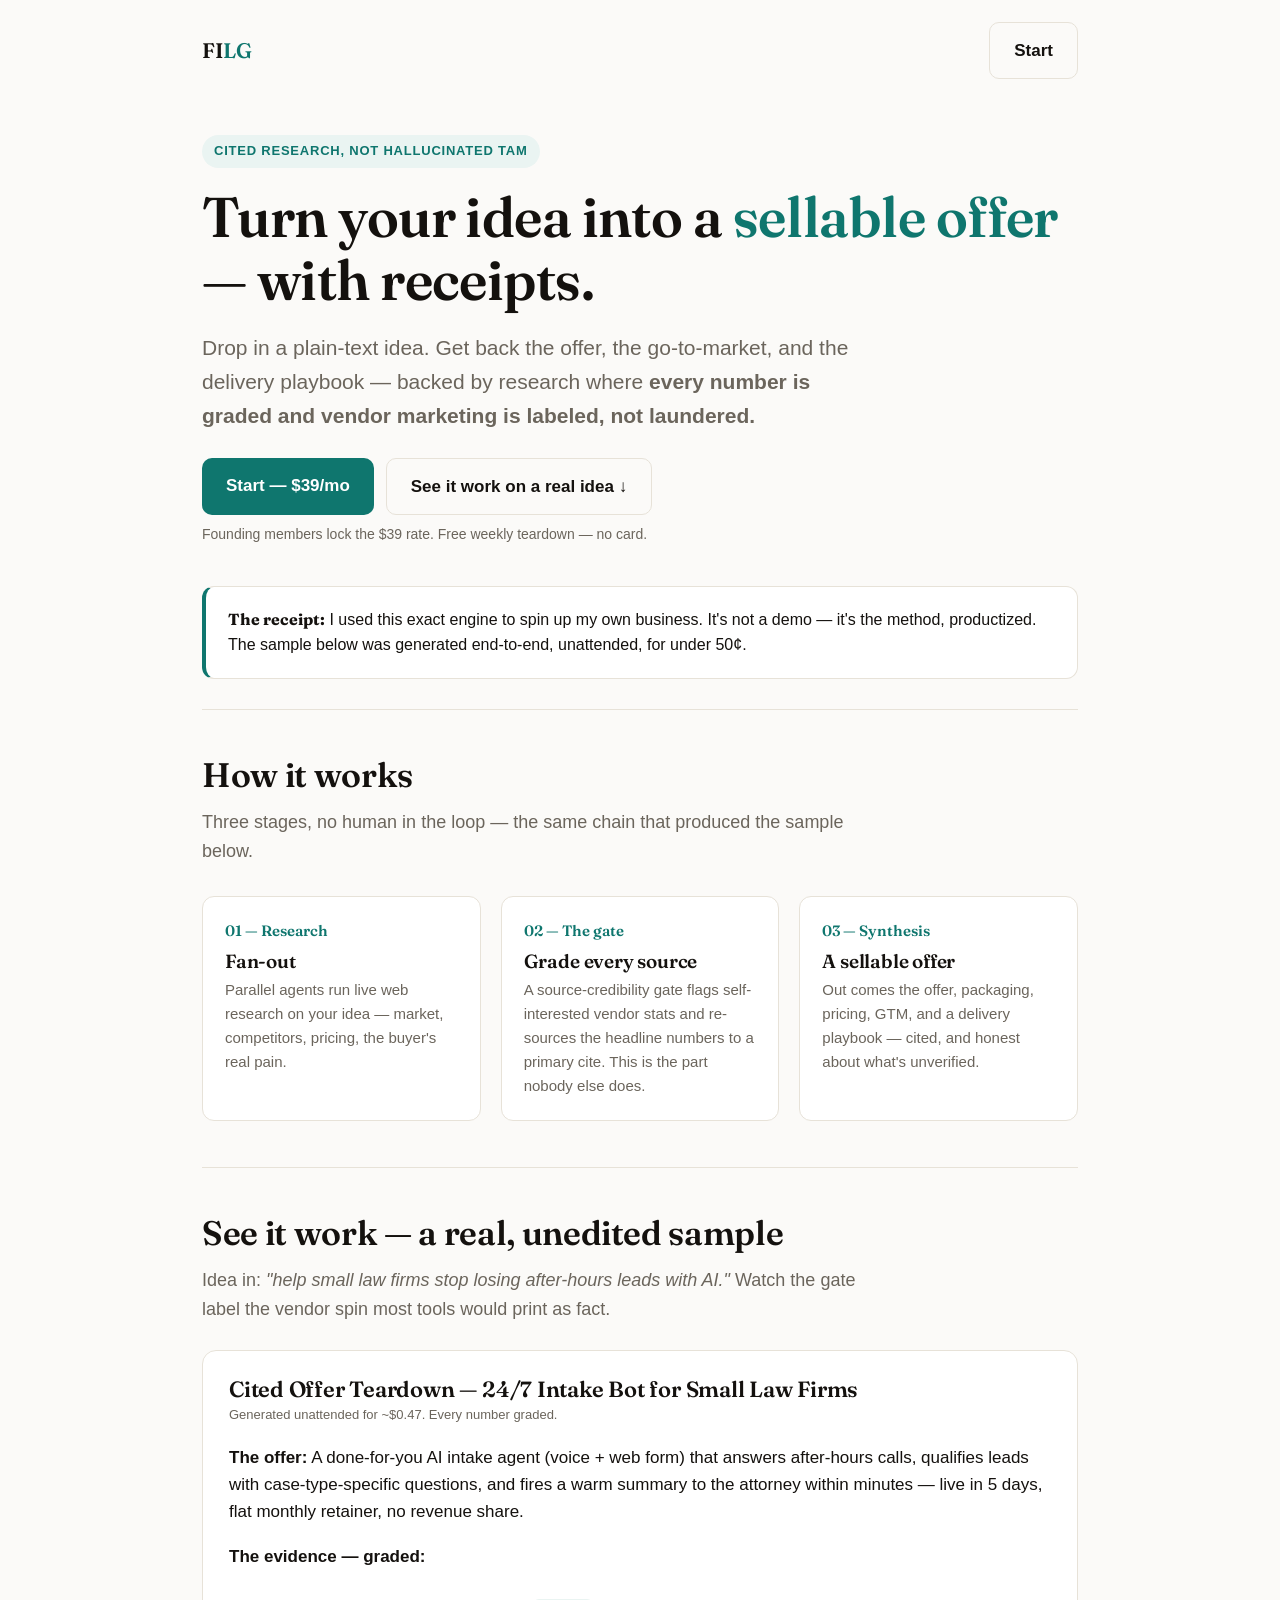
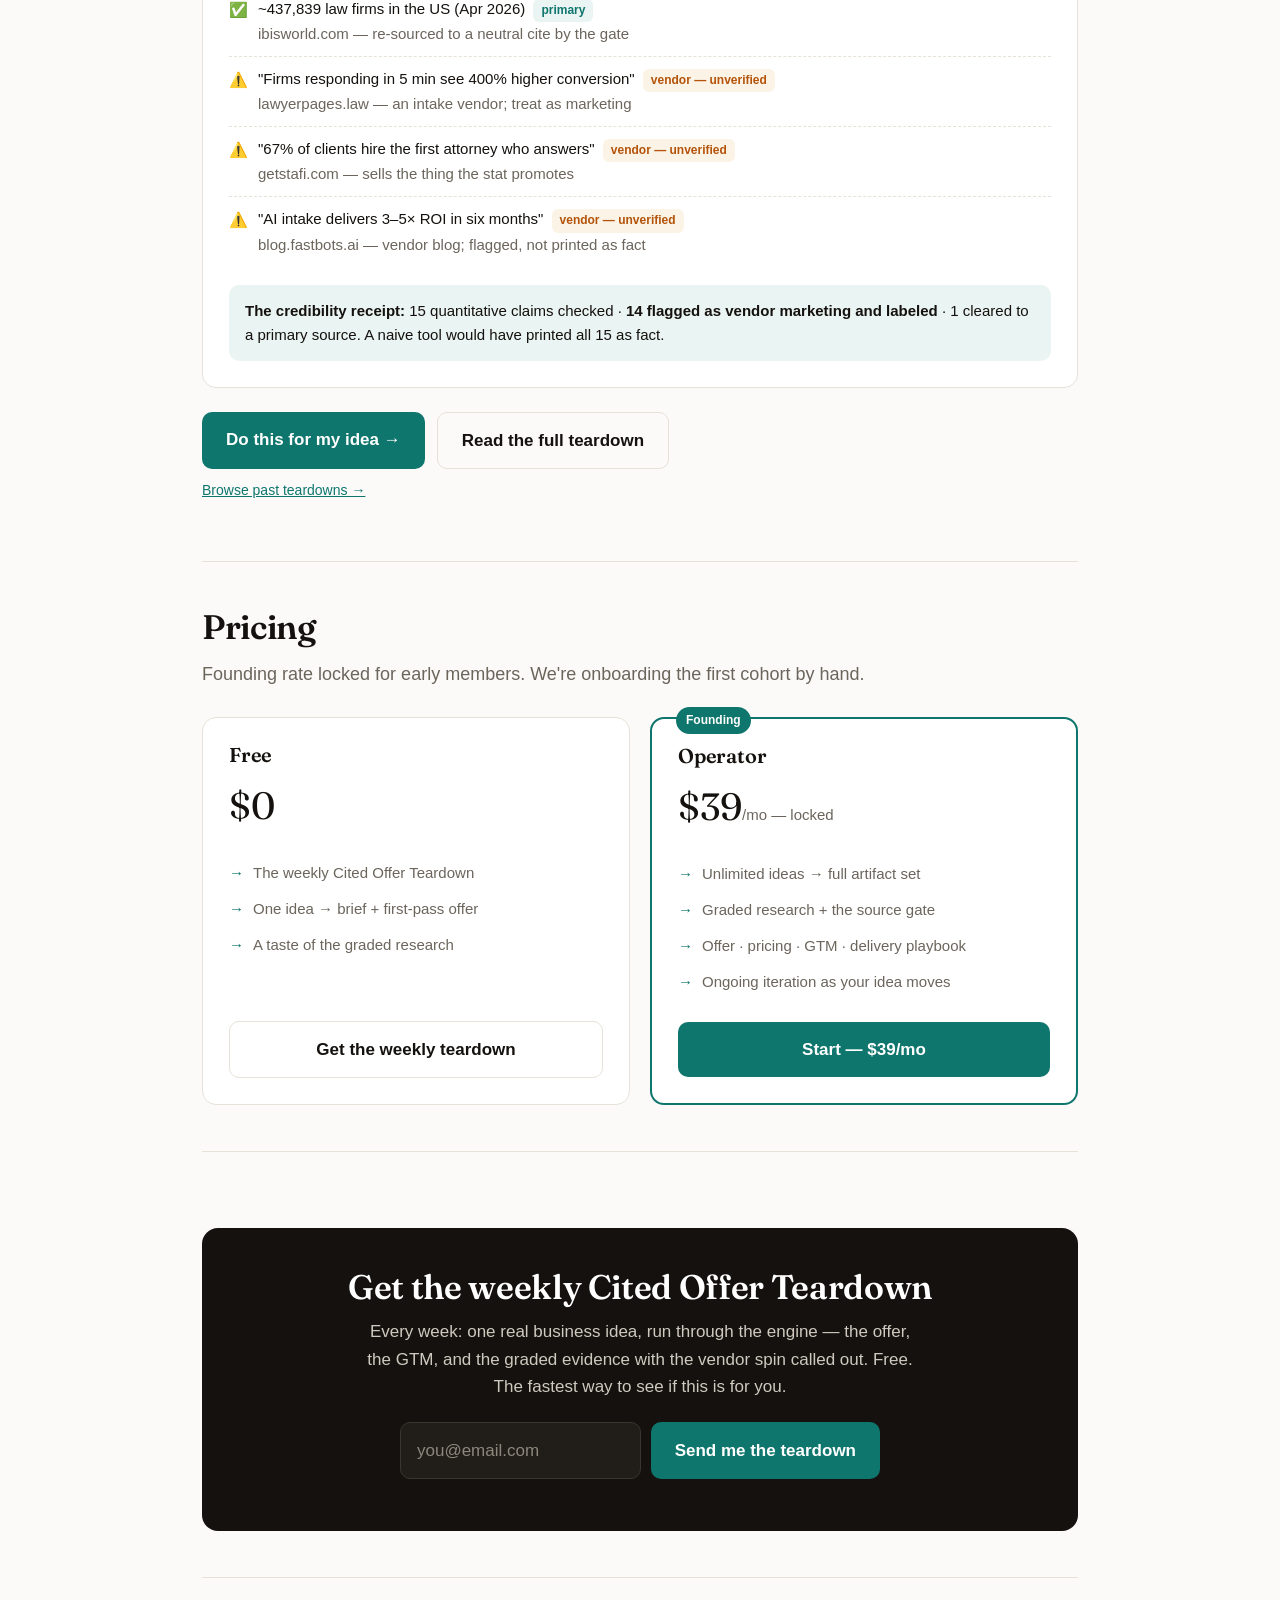
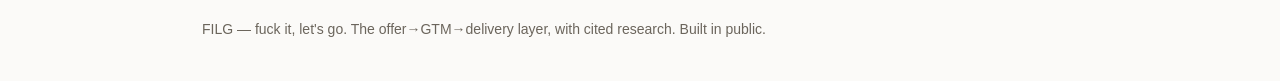
<file: landing/index.html>
<!doctype html>
<html lang="en">
<head>
<meta charset="utf-8">
<meta name="viewport" content="width=device-width, initial-scale=1">
<title>FILG — turn your idea into a sellable offer, with receipts</title>
<meta name="description" content="Plain-text idea in → a sellable offer, go-to-market, and delivery playbook out — backed by cited research, where every number is graded and vendor marketing is labeled, not laundered.">
<meta property="og:title" content="FILG — turn your idea into a sellable offer, with receipts">
<meta property="og:description" content="Cited research, not hallucinated TAM. Every number graded; vendor marketing labeled, not laundered.">
<meta property="og:type" content="website">
<meta property="og:url" content="https://filg.ai">
<meta name="twitter:card" content="summary_large_image">
<meta name="twitter:title" content="FILG — turn your idea into a sellable offer, with receipts">
<meta name="twitter:description" content="Cited research, not hallucinated TAM. Vendor marketing labeled, not laundered.">
<!-- Drop a 1200×630 og.png in this folder and uncomment for rich link previews on X/LinkedIn: -->
<!-- <meta property="og:image" content="https://filg.ai/og.png"><meta name="twitter:image" content="https://filg.ai/og.png"> -->
<link rel="icon" href="data:image/svg+xml,%3Csvg xmlns='http://www.w3.org/2000/svg' viewBox='0 0 32 32'%3E%3Crect width='32' height='32' rx='7' fill='%230F766E'/%3E%3Ctext x='16' y='22' font-family='Georgia,serif' font-size='16' font-weight='700' fill='white' text-anchor='middle'%3EF%3C/text%3E%3C/svg%3E">
<link rel="preconnect" href="https://fonts.googleapis.com">
<link rel="preconnect" href="https://fonts.gstatic.com" crossorigin>
<link href="https://fonts.googleapis.com/css2?family=Fraunces:opsz,wght@9..144,500;9..144,600&display=swap" rel="stylesheet">
<!-- ANALYTICS: replace the domain and uncomment to turn on Plausible (or swap for PostHog). See README. -->
<!-- <script defer data-domain="YOURDOMAIN.com" src="https://plausible.io/js/script.tagged-events.js"></script> -->
<style>
  :root{
    --paper:#FBFAF8; --ink:#14110E; --muted:#6B655C; --line:#E7E2D8;
    --accent:#0F766E; --accent-deep:#0B5751; --warn:#B45309; --warn-bg:#FBF3E6; --ok-bg:#EAF4F2;
  }
  *{box-sizing:border-box}
  html{scroll-behavior:smooth}
  body{margin:0;background:var(--paper);color:var(--ink);
    font:17px/1.6 ui-sans-serif,-apple-system,"Segoe UI",Roboto,Helvetica,Arial,sans-serif;
    -webkit-font-smoothing:antialiased}
  .wrap{max-width:920px;margin:0 auto;padding:0 22px}
  h1,h2,h3{font-family:"Fraunces",Georgia,serif;font-weight:600;line-height:1.12;letter-spacing:-.01em;margin:0}
  a{color:var(--accent)}
  .accent{color:var(--accent)}
  .btn{display:inline-block;border:0;cursor:pointer;font:inherit;font-weight:600;
    padding:14px 24px;border-radius:10px;text-decoration:none;transition:.15s}
  .btn-primary{background:var(--accent);color:#fff}
  .btn-primary:hover{background:var(--accent-deep)}
  .btn-ghost{background:transparent;color:var(--ink);border:1.5px solid var(--line)}
  .btn-ghost:hover{border-color:var(--ink)}
  nav{display:flex;justify-content:space-between;align-items:center;padding:22px 0}
  .logo{font-family:"Fraunces",serif;font-weight:600;font-size:21px;letter-spacing:-.02em}
  .logo span{color:var(--accent)}
  /* hero */
  header{padding:34px 0 10px}
  .eyebrow{display:inline-block;font-size:13px;font-weight:600;letter-spacing:.06em;text-transform:uppercase;
    color:var(--accent);background:var(--ok-bg);padding:6px 12px;border-radius:999px;margin-bottom:18px}
  h1{font-size:clamp(34px,6vw,56px)}
  .sub{font-size:clamp(18px,2.4vw,21px);color:var(--muted);max-width:660px;margin:20px 0 8px}
  .cta-row{display:flex;flex-wrap:wrap;gap:12px;margin:26px 0 8px}
  .reassure{font-size:14px;color:var(--muted);margin-top:6px}
  /* receipt strip */
  .receipt{margin:30px 0;padding:20px 22px;border:1px solid var(--line);border-left:4px solid var(--accent);
    border-radius:12px;background:#fff;font-size:16px}
  .receipt b{font-family:"Fraunces",serif}
  /* sections */
  section{padding:46px 0;border-top:1px solid var(--line)}
  h2{font-size:clamp(26px,4vw,34px)}
  .lede{color:var(--muted);max-width:680px;margin:14px 0 0;font-size:18px}
  /* steps */
  .steps{display:grid;grid-template-columns:repeat(3,1fr);gap:20px;margin-top:30px}
  .step{background:#fff;border:1px solid var(--line);border-radius:12px;padding:22px}
  .step .n{font-family:"Fraunces",serif;font-size:15px;color:var(--accent);font-weight:600}
  .step h3{font-size:19px;margin:8px 0 6px}
  .step p{margin:0;color:var(--muted);font-size:15px}
  /* sample teardown */
  .sample{background:#fff;border:1px solid var(--line);border-radius:14px;padding:26px;margin-top:26px}
  .sample h3{font-size:22px}
  .sample .tag{font-size:13px;color:var(--muted);margin:4px 0 18px}
  .ev{list-style:none;padding:0;margin:0}
  .ev li{padding:10px 0;border-top:1px dashed var(--line);font-size:15px;display:flex;gap:10px}
  .ev li:first-child{border-top:0}
  .ev .ico{flex:0 0 auto;font-size:15px;margin-top:1px}
  .ev .ok{color:var(--accent)} .ev .warn{color:var(--warn)}
  .ev .note{color:var(--muted)}
  .badge{display:inline-block;font-size:12px;font-weight:600;padding:2px 8px;border-radius:6px;margin-left:4px}
  .badge.ok{background:var(--ok-bg);color:var(--accent)} .badge.warn{background:var(--warn-bg);color:var(--warn)}
  .recpt{margin-top:18px;padding:14px 16px;background:var(--ok-bg);border-radius:10px;font-size:15px}
  /* pricing */
  .tiers{display:grid;grid-template-columns:1fr 1fr;gap:20px;margin-top:28px}
  .tier{background:#fff;border:1px solid var(--line);border-radius:14px;padding:26px;display:flex;flex-direction:column}
  .tier.feat{border:2px solid var(--accent);position:relative}
  .tier.feat .pill{position:absolute;top:-12px;left:24px;background:var(--accent);color:#fff;font-size:12px;
    font-weight:600;padding:4px 10px;border-radius:999px}
  .tier h3{font-size:20px}
  .price{font-family:"Fraunces",serif;font-size:38px;margin:10px 0 2px}
  .price small{font-size:15px;color:var(--muted);font-weight:400;font-family:ui-sans-serif,sans-serif}
  .tier ul{list-style:none;padding:0;margin:16px 0 22px;font-size:15px;color:var(--muted)}
  .tier li{padding:6px 0 6px 24px;position:relative}
  .tier li::before{content:"→";position:absolute;left:0;color:var(--accent)}
  .tier .btn{margin-top:auto;text-align:center}
  /* capture */
  .capture{background:var(--ink);color:#fff;border-radius:16px;padding:40px 32px;margin-top:30px;text-align:center}
  .capture h2{color:#fff}
  .capture p{color:#cfc9bf;max-width:560px;margin:12px auto 22px}
  form.signup{display:flex;gap:10px;max-width:480px;margin:0 auto;flex-wrap:wrap;justify-content:center}
  form.signup input{flex:1;min-width:220px;padding:14px 16px;border-radius:10px;border:1px solid #3a352e;
    background:#211d18;color:#fff;font:inherit}
  form.signup input::placeholder{color:#8d877d}
  .formnote{font-size:13px;color:#8d877d;margin-top:12px}
  /* modal */
  .modal{position:fixed;inset:0;background:rgba(20,17,14,.55);display:none;align-items:center;justify-content:center;padding:20px;z-index:50}
  .modal.open{display:flex}
  .modal .card{background:#fff;border-radius:16px;padding:30px;max-width:440px;width:100%}
  .modal h3{font-size:22px}
  .modal p{color:var(--muted);margin:10px 0 18px}
  .modal form{display:flex;flex-direction:column;gap:10px}
  .modal input{padding:14px 16px;border-radius:10px;border:1px solid var(--line);font:inherit}
  .modal .x{float:right;cursor:pointer;color:var(--muted);font-size:22px;line-height:1;border:0;background:0}
  .ok-msg{color:var(--accent);font-weight:600}
  footer{padding:40px 0;color:var(--muted);font-size:14px;border-top:1px solid var(--line)}
  @media(max-width:680px){.steps,.tiers{grid-template-columns:1fr}}
</style>
</head>
<body>
<div class="wrap">

  <nav>
    <div class="logo">FI<span>LG</span></div>
    <a class="btn btn-ghost" href="#start" data-fakedoor>Start</a>
  </nav>

  <header>
    <span class="eyebrow">Cited research, not hallucinated TAM</span>
    <h1>Turn your idea into a <span class="accent">sellable offer</span> — with receipts.</h1>
    <p class="sub">Drop in a plain-text idea. Get back the offer, the go-to-market, and the delivery
      playbook — backed by research where <b>every number is graded and vendor marketing is labeled,
      not laundered.</b></p>
    <div class="cta-row">
      <a class="btn btn-primary" href="#start" data-fakedoor>Start — $39/mo</a>
      <a class="btn btn-ghost" href="#teardown">See it work on a real idea ↓</a>
    </div>
    <div class="reassure">Founding members lock the $39 rate. Free weekly teardown — no card.</div>
  </header>

  <div class="receipt">
    <b>The receipt:</b> I used this exact engine to spin up my own business. It's not a demo —
    it's the method, productized. The sample below was generated end-to-end, unattended, for under 50¢.
  </div>

  <section id="how">
    <h2>How it works</h2>
    <p class="lede">Three stages, no human in the loop — the same chain that produced the sample below.</p>
    <div class="steps">
      <div class="step"><div class="n">01 — Research</div><h3>Fan-out</h3>
        <p>Parallel agents run live web research on your idea — market, competitors, pricing, the buyer's real pain.</p></div>
      <div class="step"><div class="n">02 — The gate</div><h3>Grade every source</h3>
        <p>A source-credibility gate flags self-interested vendor stats and re-sources the headline numbers to a primary cite. This is the part nobody else does.</p></div>
      <div class="step"><div class="n">03 — Synthesis</div><h3>A sellable offer</h3>
        <p>Out comes the offer, packaging, pricing, GTM, and a delivery playbook — cited, and honest about what's unverified.</p></div>
    </div>
  </section>

  <section id="teardown">
    <h2>See it work — a real, unedited sample</h2>
    <p class="lede">Idea in: <em>"help small law firms stop losing after-hours leads with AI."</em>
      Watch the gate label the vendor spin most tools would print as fact.</p>

    <div class="sample">
      <h3>Cited Offer Teardown — 24/7 Intake Bot for Small Law Firms</h3>
      <div class="tag">Generated unattended for ~$0.47. Every number graded.</div>
      <p><b>The offer:</b> A done-for-you AI intake agent (voice + web form) that answers after-hours
        calls, qualifies leads with case-type-specific questions, and fires a warm summary to the
        attorney within minutes — live in 5 days, flat monthly retainer, no revenue share.</p>
      <p><b>The evidence — graded:</b></p>
      <ul class="ev">
        <li><span class="ico ok">✅</span><span>~437,839 law firms in the US (Apr 2026)
          <span class="badge ok">primary</span><br><span class="note">ibisworld.com — re-sourced to a neutral cite by the gate</span></span></li>
        <li><span class="ico warn">⚠️</span><span>"Firms responding in 5 min see 400% higher conversion"
          <span class="badge warn">vendor — unverified</span><br><span class="note">lawyerpages.law — an intake vendor; treat as marketing</span></span></li>
        <li><span class="ico warn">⚠️</span><span>"67% of clients hire the first attorney who answers"
          <span class="badge warn">vendor — unverified</span><br><span class="note">getstafi.com — sells the thing the stat promotes</span></span></li>
        <li><span class="ico warn">⚠️</span><span>"AI intake delivers 3–5× ROI in six months"
          <span class="badge warn">vendor — unverified</span><br><span class="note">blog.fastbots.ai — vendor blog; flagged, not printed as fact</span></span></li>
      </ul>
      <div class="recpt"><b>The credibility receipt:</b> 15 quantitative claims checked ·
        <b>14 flagged as vendor marketing and labeled</b> · 1 cleared to a primary source.
        A naive tool would have printed all 15 as fact.</div>
    </div>
    <div class="cta-row" style="margin-top:24px">
      <a class="btn btn-primary" href="#start" data-fakedoor>Do this for my idea →</a>
      <a class="btn btn-ghost" href="/teardowns/issue-01-law-firm-intake.html">Read the full teardown</a>
    </div>
    <p class="reassure" style="margin-top:10px"><a href="/teardowns/">Browse past teardowns →</a></p>
  </section>

  <section id="pricing">
    <h2>Pricing</h2>
    <p class="lede">Founding rate locked for early members. We're onboarding the first cohort by hand.</p>
    <div class="tiers">
      <div class="tier">
        <h3>Free</h3>
        <div class="price">$0</div>
        <ul>
          <li>The weekly Cited Offer Teardown</li>
          <li>One idea → brief + first-pass offer</li>
          <li>A taste of the graded research</li>
        </ul>
        <a class="btn btn-ghost" href="#magnet">Get the weekly teardown</a>
      </div>
      <div class="tier feat">
        <span class="pill">Founding</span>
        <h3>Operator</h3>
        <div class="price">$39<small>/mo — locked</small></div>
        <ul>
          <li>Unlimited ideas → full artifact set</li>
          <li>Graded research + the source gate</li>
          <li>Offer · pricing · GTM · delivery playbook</li>
          <li>Ongoing iteration as your idea moves</li>
        </ul>
        <a class="btn btn-primary" href="#start" data-fakedoor>Start — $39/mo</a>
      </div>
    </div>
  </section>

  <section id="magnet">
    <div class="capture">
      <h2>Get the weekly Cited Offer Teardown</h2>
      <p>Every week: one real business idea, run through the engine — the offer, the GTM, and the
        graded evidence with the vendor spin called out. Free. The fastest way to see if this is for you.</p>
      <form class="signup" data-capture="teardown">
        <input type="email" name="email" placeholder="you@email.com" required aria-label="email">
        <button class="btn btn-primary" type="submit">Send me the teardown</button>
      </form>
      <div class="formnote" data-msg></div>
    </div>
  </section>

  <footer>
    FILG — fuck it, let's go. The offer→GTM→delivery layer, with cited research. Built in public.
    <span id="start"></span>
  </footer>
</div>

<!-- Fake-door / founding-member capture modal -->
<div class="modal" id="modal">
  <div class="card">
    <button class="x" data-close aria-label="close">×</button>
    <h3>Founding members get in first</h3>
    <p>We're onboarding the first cohort by hand — drop your email and I'll personally run your idea
      through the engine and lock your $39 founding rate.</p>
    <form class="signup" data-capture="founding" style="flex-direction:column">
      <input type="email" name="email" placeholder="you@email.com" required aria-label="email">
      <button class="btn btn-primary" type="submit">Lock my founding spot</button>
    </form>
    <div class="formnote" data-msg style="color:var(--muted)"></div>
  </div>
</div>

<script>
  // ─── CONFIG ─────────────────────────────────────────────────────────────
  // Point this at your form endpoint (Formspree / Buttondown / Tally / a webhook).
  // Until it's set, submissions are logged to the console and show a friendly message.
  // See landing/README.md for the 2-minute setup.
  const FORM_ENDPOINT = ""; // e.g. "https://formspree.io/f/xxxxxxx"

  // analytics helper (no-op until Plausible/PostHog is wired in <head>)
  function track(event, props){ try{ window.plausible && window.plausible(event,{props}); }catch(e){} }

  // Fake-door: every "Start / $39" click is the revealed-intent signal we measure.
  document.querySelectorAll('[data-fakedoor]').forEach(el=>{
    el.addEventListener('click', e=>{ e.preventDefault();
      track('fakedoor_start',{source: el.textContent.trim()});
      openModal();
    });
  });

  const modal = document.getElementById('modal');
  function openModal(){ modal.classList.add('open'); }
  function closeModal(){ modal.classList.remove('open'); }
  modal.addEventListener('click', e=>{ if(e.target===modal) closeModal(); });
  document.querySelectorAll('[data-close]').forEach(b=>b.addEventListener('click',closeModal));

  // Capture forms (weekly-teardown + founding)
  document.querySelectorAll('form[data-capture]').forEach(form=>{
    form.addEventListener('submit', async e=>{
      e.preventDefault();
      const kind = form.dataset.capture;
      const email = form.querySelector('input[name=email]').value;
      const msg = form.parentElement.querySelector('[data-msg]') || form.nextElementSibling;
      track('signup',{list: kind});
      if(!FORM_ENDPOINT){
        console.log('[FILG capture]', {list:kind, email});
        if(msg) msg.innerHTML = '<span class="ok-msg">You\'re on the list.</span> (Wire FORM_ENDPOINT to store it — see README.)';
        form.reset(); return;
      }
      try{
        await fetch(FORM_ENDPOINT,{method:'POST',headers:{'Content-Type':'application/json'},
          body:JSON.stringify({email, list:kind, ts:Date.now()})});
        if(msg) msg.innerHTML = '<span class="ok-msg">You\'re in.</span> Check your inbox.';
        form.reset();
      }catch(err){
        if(msg) msg.textContent = 'Something glitched — email me directly and I\'ll add you.';
      }
    });
  });
</script>
</body>
</html>
</file>
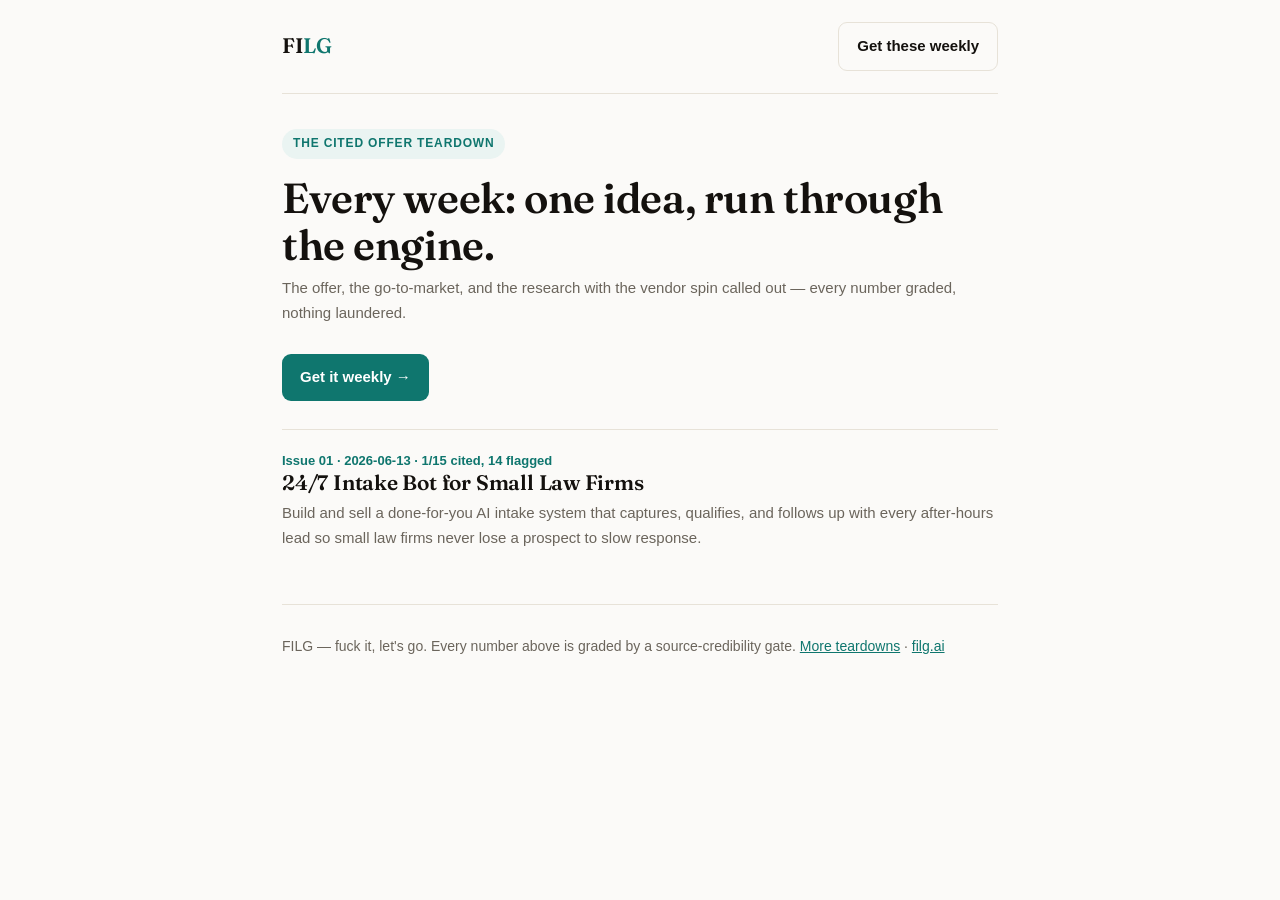
<file: landing/teardowns/index.html>
<!doctype html><html lang="en"><head><meta charset="utf-8"><meta name="viewport" content="width=device-width,initial-scale=1"><title>The Cited Offer Teardown — FILG</title><meta name="description" content="Weekly graded offer teardowns from FILG."><meta property="og:title" content="The Cited Offer Teardown"><meta property="og:description" content="Weekly graded offer teardowns from FILG."><meta property="og:type" content="article"><meta name="twitter:card" content="summary_large_image"><link rel="preconnect" href="https://fonts.googleapis.com"><link rel="preconnect" href="https://fonts.gstatic.com" crossorigin><link href="https://fonts.googleapis.com/css2?family=Fraunces:opsz,wght@9..144,500;9..144,600&display=swap" rel="stylesheet"><link rel="icon" href="data:image/svg+xml,%3Csvg xmlns="http://www.w3.org/2000/svg" viewBox="0 0 32 32"%3E%3Crect width="32" height="32" rx="7" fill="%230F766E"/%3E%3Ctext x="16" y="22" font-family="Georgia,serif" font-size="16" font-weight="700" fill="white" text-anchor="middle"%3EF%3C/text%3E%3C/svg%3E"><style>:root{--paper:#FBFAF8;--ink:#14110E;--muted:#6B655C;--line:#E7E2D8;--accent:#0F766E;
--accent-deep:#0B5751;--warn:#B45309;--warn-bg:#FBF3E6;--ok-bg:#EAF4F2}
*{box-sizing:border-box}body{margin:0;background:var(--paper);color:var(--ink);
font:17px/1.65 ui-sans-serif,-apple-system,"Segoe UI",Roboto,Helvetica,Arial,sans-serif;
-webkit-font-smoothing:antialiased}
.wrap{max-width:760px;margin:0 auto;padding:0 22px}
h1,h2,.logo{font-family:"Fraunces",Georgia,serif;font-weight:600;line-height:1.14;letter-spacing:-.01em}
a{color:var(--accent)}
nav{display:flex;justify-content:space-between;align-items:center;padding:22px 0;border-bottom:1px solid var(--line)}
.logo{font-size:21px;letter-spacing:-.02em;text-decoration:none;color:var(--ink)}
.logo span{color:var(--accent)}
.btn{display:inline-block;font-weight:600;padding:11px 18px;border-radius:9px;text-decoration:none;font-size:15px}
.btn-primary{background:var(--accent);color:#fff}.btn-primary:hover{background:var(--accent-deep)}
.btn-ghost{border:1.5px solid var(--line);color:var(--ink)}
article{padding:34px 0}
.eyebrow{display:inline-block;font-size:12px;font-weight:600;letter-spacing:.07em;text-transform:uppercase;
color:var(--accent);background:var(--ok-bg);padding:5px 11px;border-radius:999px;margin-bottom:16px}
h1{font-size:clamp(28px,5vw,42px);margin:0 0 6px}
.tag{color:var(--muted);font-size:15px;margin:0 0 24px}
h2{font-size:22px;margin:30px 0 8px}
.ev{list-style:none;padding:0;margin:14px 0 0}
.ev li{padding:12px 0;border-top:1px dashed var(--line);display:flex;gap:11px;font-size:15.5px}
.ev li:first-child{border-top:0}
.ev .ico{flex:0 0 auto;margin-top:1px}.ev .ok{color:var(--accent)}.ev .warn{color:var(--warn)}
.ev .note{color:var(--muted);font-size:14px}
.badge{display:inline-block;font-size:11px;font-weight:600;padding:2px 7px;border-radius:6px;margin-left:2px}
.badge.ok{background:var(--ok-bg);color:var(--accent)}.badge.warn{background:var(--warn-bg);color:var(--warn)}
.recpt{margin-top:22px;padding:16px 18px;background:var(--ok-bg);border-radius:11px;font-size:15px}
.cta{margin:28px 0}
footer{padding:30px 0;color:var(--muted);font-size:14px;border-top:1px solid var(--line)}
/* archive index */
.issue{display:block;padding:20px 0;border-top:1px solid var(--line);text-decoration:none;color:inherit}
.issue:hover h2{color:var(--accent)}
.issue h2{font-size:21px;margin:0 0 4px}.issue p{margin:6px 0 0;color:var(--muted);font-size:15px}
.issue .meta{font-size:13px;color:var(--accent);font-weight:600}</style></head><body><div class="wrap"><nav><a class="logo" href="/">FI<span>LG</span></a><a class="btn btn-ghost" href="/#magnet">Get these weekly</a></nav><article><span class="eyebrow">The Cited Offer Teardown</span><h1>Every week: one idea, run through the engine.</h1><p class="tag">The offer, the go-to-market, and the research with the vendor spin called out — every number graded, nothing laundered.</p><div class="cta"><a class="btn btn-primary" href="/#magnet">Get it weekly →</a></div><a class="issue" href="./issue-01-law-firm-intake.html"><div class="meta">Issue 01 · 2026-06-13 · 1/15 cited, 14 flagged</div><h2>24/7 Intake Bot for Small Law Firms</h2><p>Build and sell a done-for-you AI intake system that captures, qualifies, and follows up with every after-hours lead so small law firms never lose a prospect to slow response.</p></a></article><footer>FILG — fuck it, let's go. Every number above is graded by a source-credibility gate. <a href="/teardowns/">More teardowns</a> · <a href="/">filg.ai</a></footer></div></body></html>
</file>
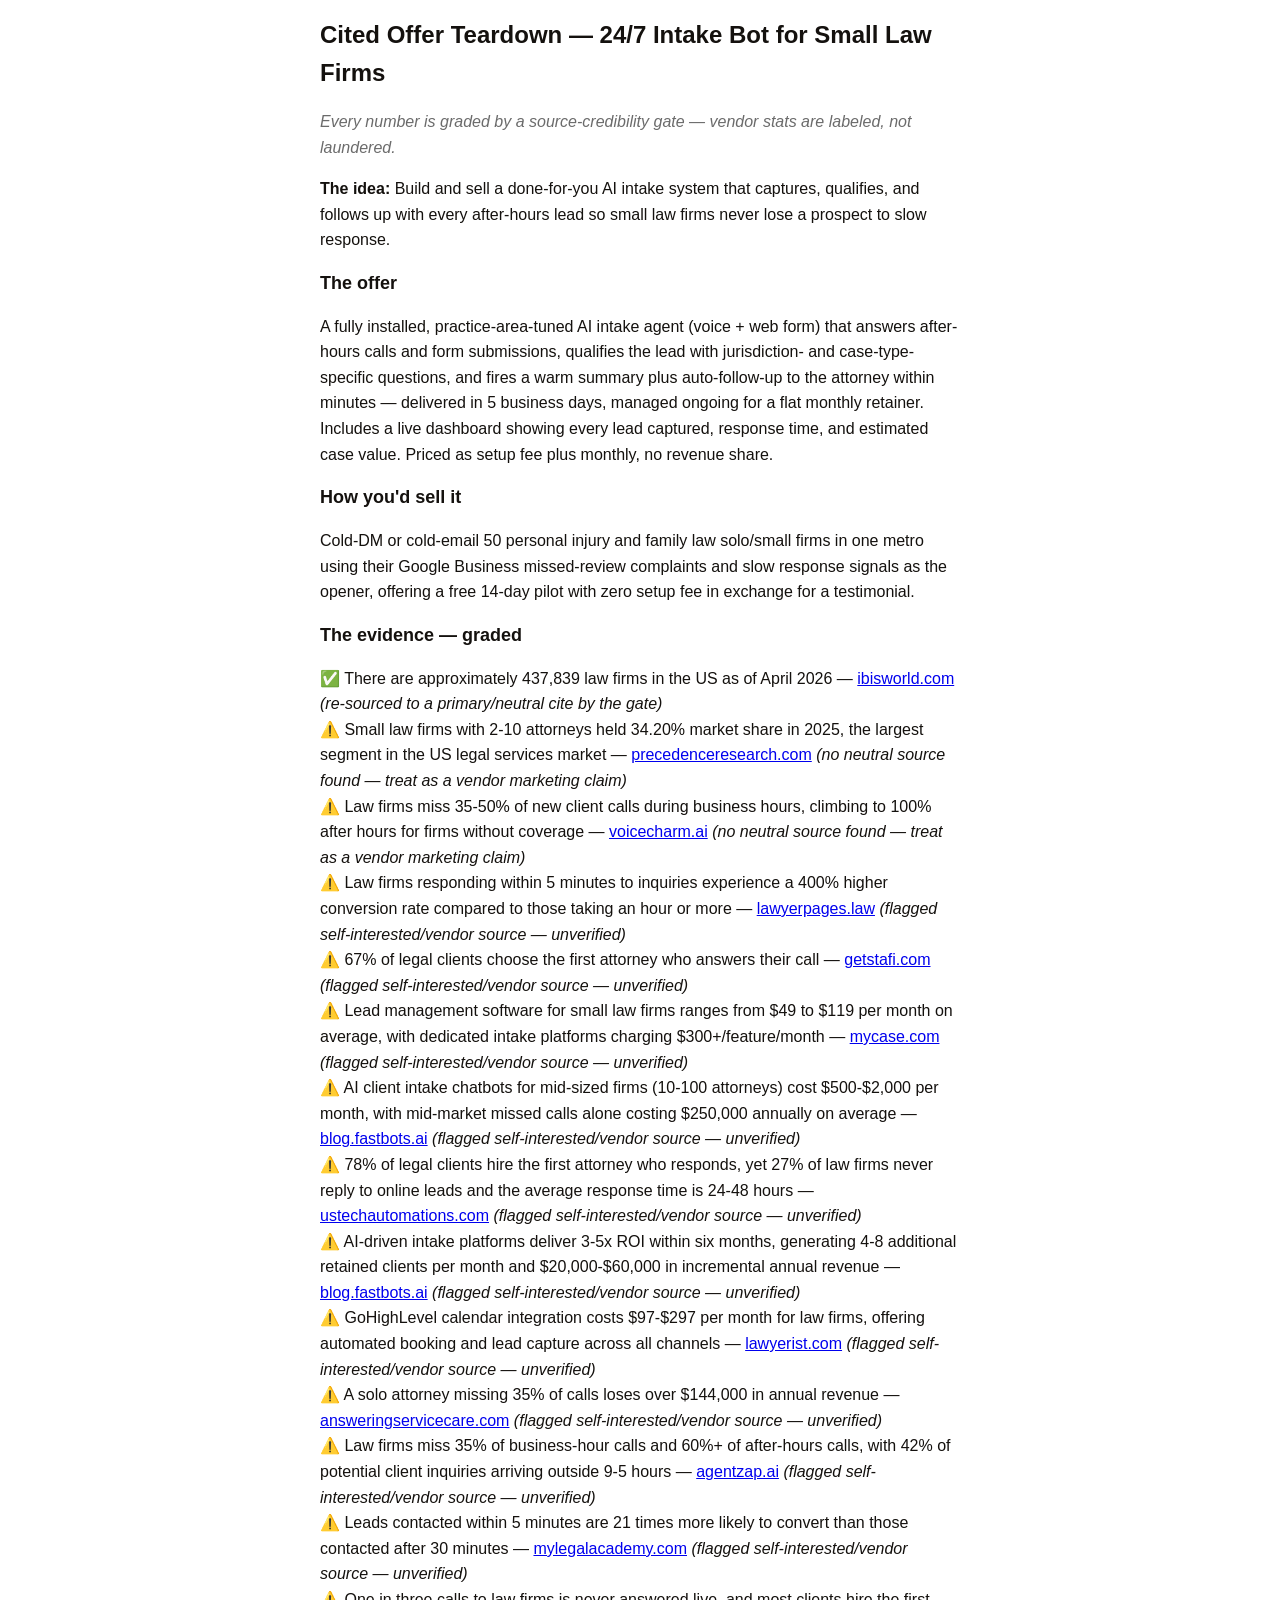
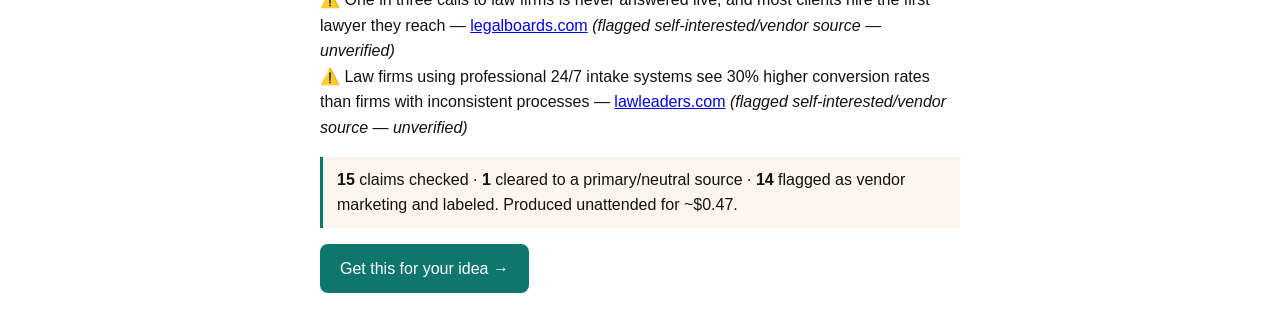
<file: teardowns/issue_01_24-7-intake-bot-for-small-law-firms.html>
<!doctype html><meta charset="utf-8">
<div style="max-width:640px;margin:0 auto;font:16px/1.6 -apple-system,Segoe UI,Roboto,sans-serif;color:#14110E">
<h1 style="font-size:24px">Cited Offer Teardown — 24/7 Intake Bot for Small Law Firms</h1>
<p style="color:#6b6b6b"><em>Every number is graded by a source-credibility gate — vendor stats are labeled, not laundered.</em></p>
<p><strong>The idea:</strong> Build and sell a done-for-you AI intake system that captures, qualifies, and follows up with every after-hours lead so small law firms never lose a prospect to slow response.</p>
<h2 style="font-size:18px">The offer</h2><p>A fully installed, practice-area-tuned AI intake agent (voice + web form) that answers after-hours calls and form submissions, qualifies the lead with jurisdiction- and case-type-specific questions, and fires a warm summary plus auto-follow-up to the attorney within minutes — delivered in 5 business days, managed ongoing for a flat monthly retainer. Includes a live dashboard showing every lead captured, response time, and estimated case value. Priced as setup fee plus monthly, no revenue share.</p>
<h2 style="font-size:18px">How you'd sell it</h2><p>Cold-DM or cold-email 50 personal injury and family law solo/small firms in one metro using their Google Business missed-review complaints and slow response signals as the opener, offering a free 14-day pilot with zero setup fee in exchange for a testimonial.</p>
<h2 style="font-size:18px">The evidence — graded</h2>
<ul style="list-style:none;padding-left:0"><li><span class="ok">✅</span> There are approximately 437,839 law firms in the US as of April 2026 — <a href="https://www.ibisworld.com/united-states/number-of-businesses/law-firms/1389">ibisworld.com</a> <em>(re-sourced to a primary/neutral cite by the gate)</em></li>
<li><span class="warn">⚠️</span> Small law firms with 2-10 attorneys held 34.20% market share in 2025, the largest segment in the US legal services market — <a href="https://www.precedenceresearch.com/us-legal-services-market">precedenceresearch.com</a> <em>(no neutral source found — treat as a vendor marketing claim)</em></li>
<li><span class="warn">⚠️</span> Law firms miss 35-50% of new client calls during business hours, climbing to 100% after hours for firms without coverage — <a href="https://www.voicecharm.ai/blog/law-firm-missed-calls">voicecharm.ai</a> <em>(no neutral source found — treat as a vendor marketing claim)</em></li>
<li><span class="warn">⚠️</span> Law firms responding within 5 minutes to inquiries experience a 400% higher conversion rate compared to those taking an hour or more — <a href="https://lawyerpages.law/article/ai-powered-intake-on-law-firm-client-acquisition.html">lawyerpages.law</a> <em>(flagged self-interested/vendor source — unverified)</em></li>
<li><span class="warn">⚠️</span> 67% of legal clients choose the first attorney who answers their call — <a href="https://getstafi.com/missed-calls-law-firms/">getstafi.com</a> <em>(flagged self-interested/vendor source — unverified)</em></li>
<li><span class="warn">⚠️</span> Lead management software for small law firms ranges from $49 to $119 per month on average, with dedicated intake platforms charging $300+/feature/month — <a href="https://www.mycase.com/products/client-intake-lead-management/">mycase.com</a> <em>(flagged self-interested/vendor source — unverified)</em></li>
<li><span class="warn">⚠️</span> AI client intake chatbots for mid-sized firms (10-100 attorneys) cost $500-$2,000 per month, with mid-market missed calls alone costing $250,000 annually on average — <a href="https://blog.fastbots.ai/ai-chatbot-for-lawyers/">blog.fastbots.ai</a> <em>(flagged self-interested/vendor source — unverified)</em></li>
<li><span class="warn">⚠️</span> 78% of legal clients hire the first attorney who responds, yet 27% of law firms never reply to online leads and the average response time is 24-48 hours — <a href="https://ustechautomations.com/resources/blog/law-firm-lead-response-automation-how-to">ustechautomations.com</a> <em>(flagged self-interested/vendor source — unverified)</em></li>
<li><span class="warn">⚠️</span> AI-driven intake platforms deliver 3-5x ROI within six months, generating 4-8 additional retained clients per month and $20,000-$60,000 in incremental annual revenue — <a href="https://blog.fastbots.ai/ai-chatbot-for-lawyers/">blog.fastbots.ai</a> <em>(flagged self-interested/vendor source — unverified)</em></li>
<li><span class="warn">⚠️</span> GoHighLevel calendar integration costs $97-$297 per month for law firms, offering automated booking and lead capture across all channels — <a href="https://lawyerist.com/blog/top-10-law-firm-automations-that-actually-bring-clients">lawyerist.com</a> <em>(flagged self-interested/vendor source — unverified)</em></li>
<li><span class="warn">⚠️</span> A solo attorney missing 35% of calls loses over $144,000 in annual revenue — <a href="https://answeringservicecare.com/blog/cost-of-missed-legal-calls/">answeringservicecare.com</a> <em>(flagged self-interested/vendor source — unverified)</em></li>
<li><span class="warn">⚠️</span> Law firms miss 35% of business-hour calls and 60%+ of after-hours calls, with 42% of potential client inquiries arriving outside 9-5 hours — <a href="https://agentzap.ai/blog/law-firm-lead-generation-statistics">agentzap.ai</a> <em>(flagged self-interested/vendor source — unverified)</em></li>
<li><span class="warn">⚠️</span> Leads contacted within 5 minutes are 21 times more likely to convert than those contacted after 30 minutes — <a href="https://mylegalacademy.com/kb/law-firm-speed-to-lead-response-time-guide">mylegalacademy.com</a> <em>(flagged self-interested/vendor source — unverified)</em></li>
<li><span class="warn">⚠️</span> One in three calls to law firms is never answered live, and most clients hire the first lawyer they reach — <a href="https://legalboards.com/resources/webinars/from-inquiry-to-client-intake-gaps-law-firms">legalboards.com</a> <em>(flagged self-interested/vendor source — unverified)</em></li>
<li><span class="warn">⚠️</span> Law firms using professional 24/7 intake systems see 30% higher conversion rates than firms with inconsistent processes — <a href="https://lawleaders.com/why-conversion-is-now-the-most-important-factor-in-running-a-law-firm/">lawleaders.com</a> <em>(flagged self-interested/vendor source — unverified)</em></li></ul>
<p style="background:#FBF6EC;border-left:3px solid #0F766E;padding:10px 14px">
<strong>15</strong> claims checked · <strong>1</strong> cleared to a
primary/neutral source · <strong>14</strong> flagged as vendor marketing and labeled.
Produced unattended for ~$0.47.</p>
<p><a href="#" style="display:inline-block;background:#0F766E;color:#fff;padding:12px 20px;border-radius:8px;text-decoration:none">
Get this for your idea →</a></p>
<style>.ok{color:#0F766E}.warn{color:#B45309}</style>
</div>
</file>
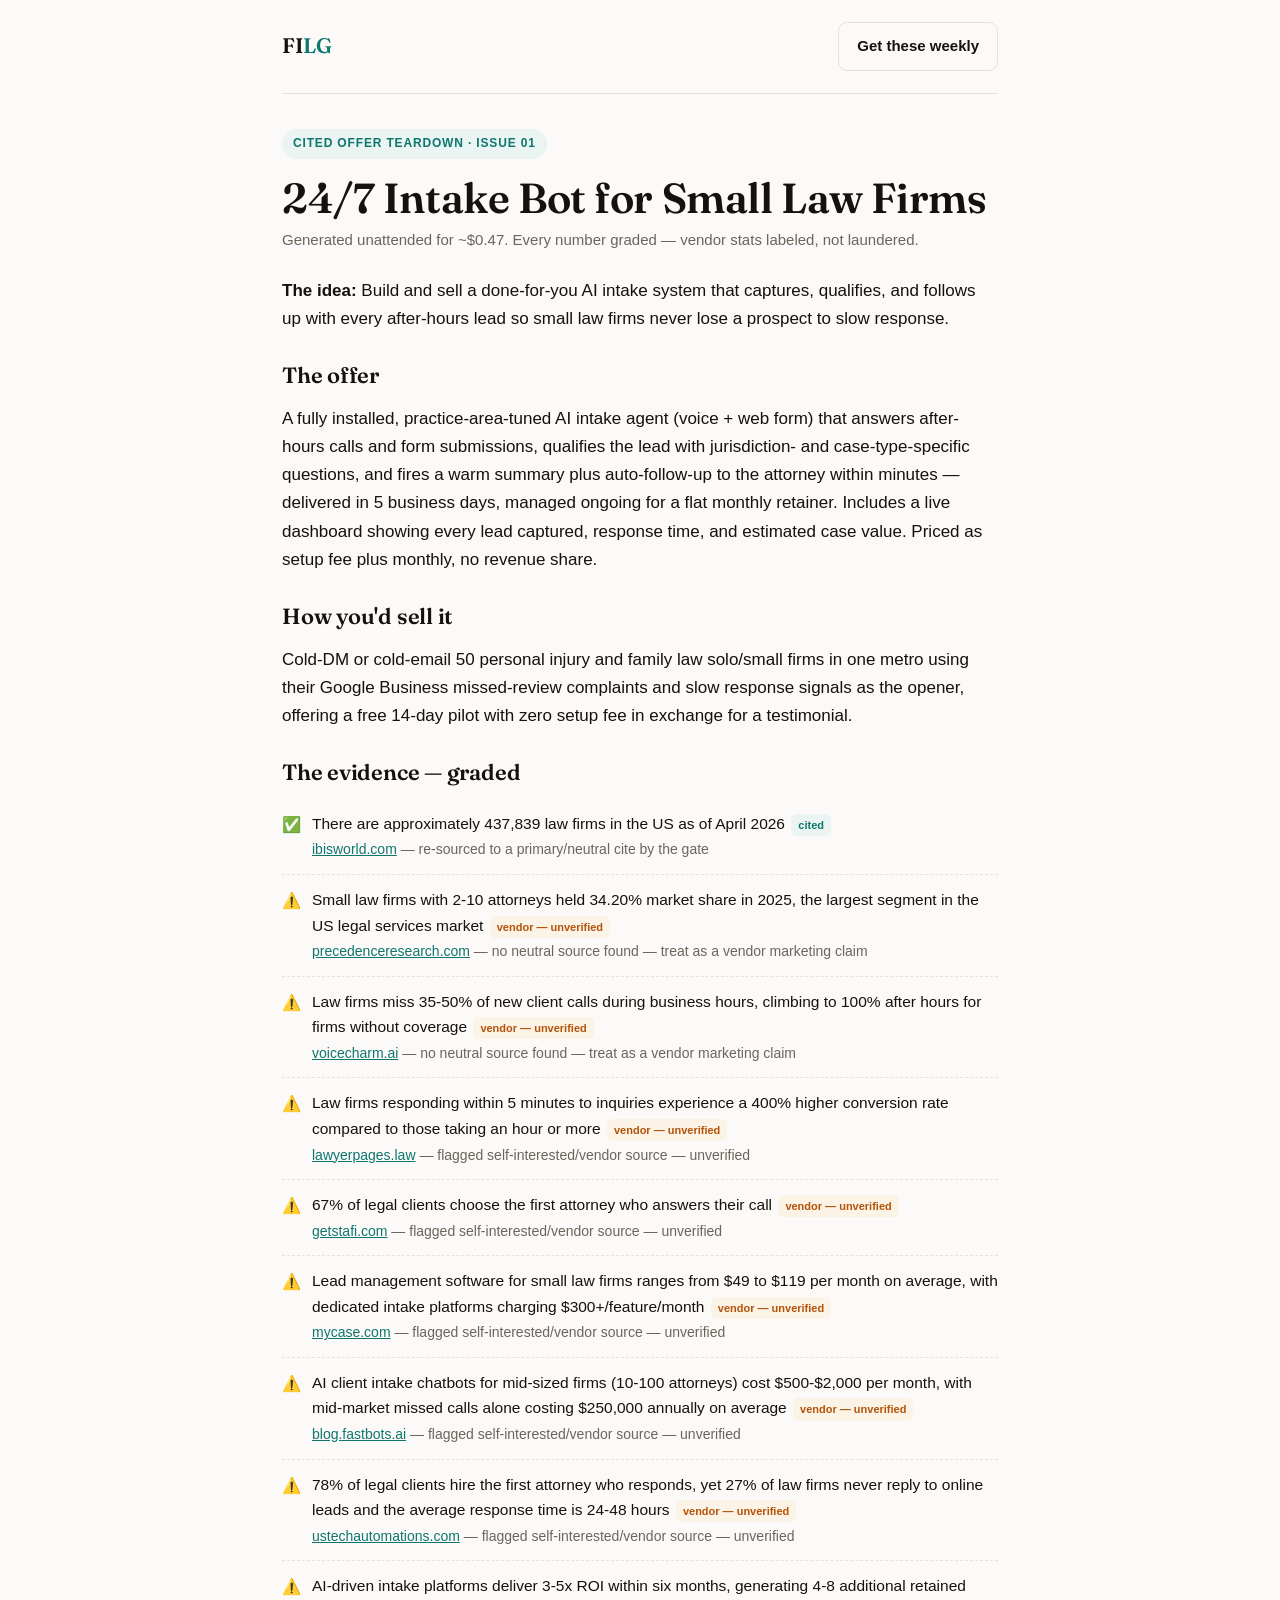
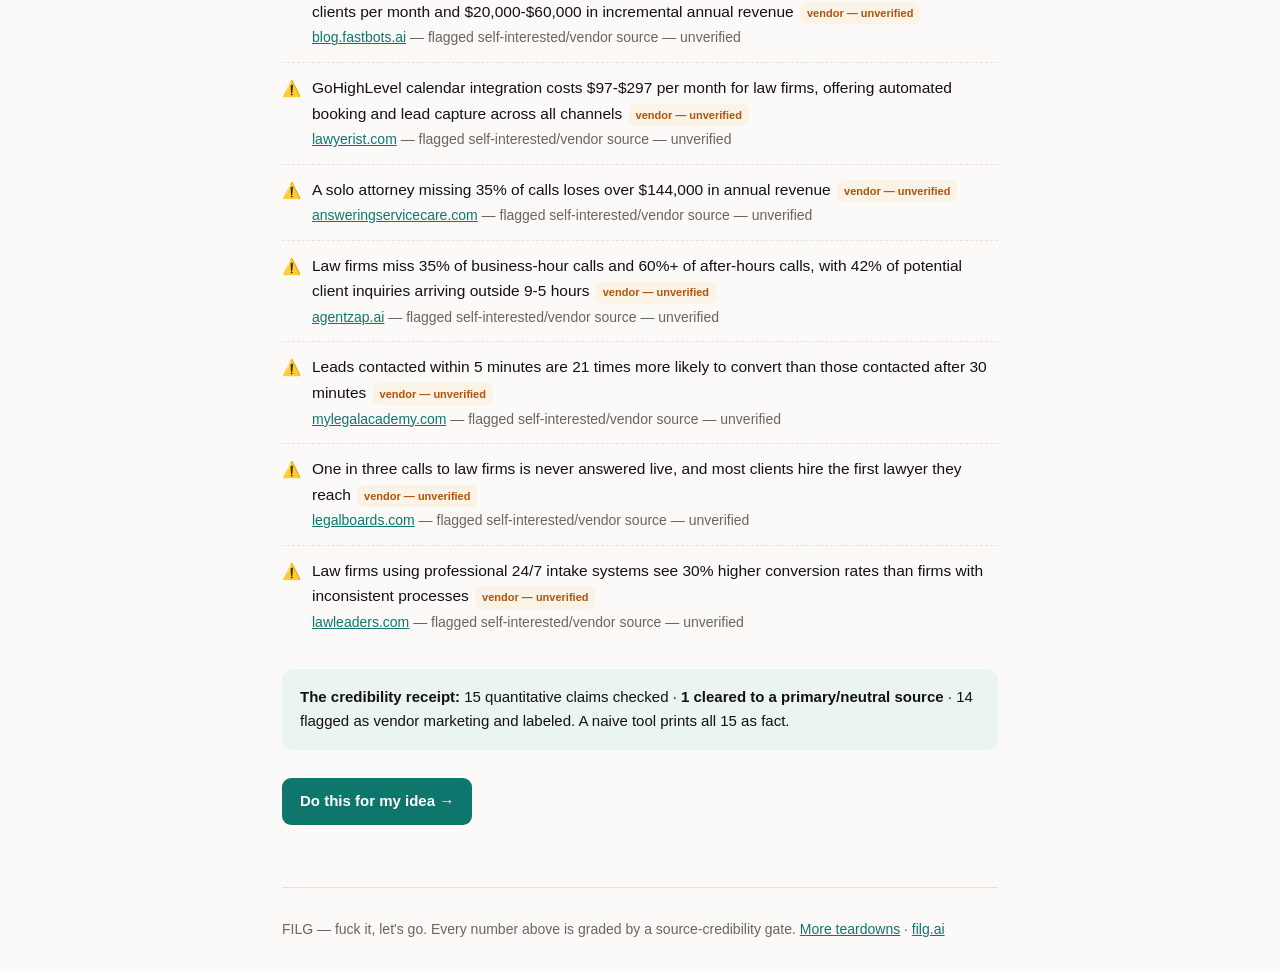
<file: landing/teardowns/issue-01-law-firm-intake.html>
<!doctype html><html lang="en"><head><meta charset="utf-8"><meta name="viewport" content="width=device-width,initial-scale=1"><title>24/7 Intake Bot for Small Law Firms — FILG</title><meta name="description" content="Build and sell a done-for-you AI intake system that captures, qualifies, and follows up with every after-hours lead so small law firms never lose a prospect to slow response."><meta property="og:title" content="24/7 Intake Bot for Small Law Firms"><meta property="og:description" content="Build and sell a done-for-you AI intake system that captures, qualifies, and follows up with every after-hours lead so small law firms never lose a prospect to slow response."><meta property="og:type" content="article"><meta name="twitter:card" content="summary_large_image"><link rel="preconnect" href="https://fonts.googleapis.com"><link rel="preconnect" href="https://fonts.gstatic.com" crossorigin><link href="https://fonts.googleapis.com/css2?family=Fraunces:opsz,wght@9..144,500;9..144,600&display=swap" rel="stylesheet"><link rel="icon" href="data:image/svg+xml,%3Csvg xmlns="http://www.w3.org/2000/svg" viewBox="0 0 32 32"%3E%3Crect width="32" height="32" rx="7" fill="%230F766E"/%3E%3Ctext x="16" y="22" font-family="Georgia,serif" font-size="16" font-weight="700" fill="white" text-anchor="middle"%3EF%3C/text%3E%3C/svg%3E"><style>:root{--paper:#FBFAF8;--ink:#14110E;--muted:#6B655C;--line:#E7E2D8;--accent:#0F766E;
--accent-deep:#0B5751;--warn:#B45309;--warn-bg:#FBF3E6;--ok-bg:#EAF4F2}
*{box-sizing:border-box}body{margin:0;background:var(--paper);color:var(--ink);
font:17px/1.65 ui-sans-serif,-apple-system,"Segoe UI",Roboto,Helvetica,Arial,sans-serif;
-webkit-font-smoothing:antialiased}
.wrap{max-width:760px;margin:0 auto;padding:0 22px}
h1,h2,.logo{font-family:"Fraunces",Georgia,serif;font-weight:600;line-height:1.14;letter-spacing:-.01em}
a{color:var(--accent)}
nav{display:flex;justify-content:space-between;align-items:center;padding:22px 0;border-bottom:1px solid var(--line)}
.logo{font-size:21px;letter-spacing:-.02em;text-decoration:none;color:var(--ink)}
.logo span{color:var(--accent)}
.btn{display:inline-block;font-weight:600;padding:11px 18px;border-radius:9px;text-decoration:none;font-size:15px}
.btn-primary{background:var(--accent);color:#fff}.btn-primary:hover{background:var(--accent-deep)}
.btn-ghost{border:1.5px solid var(--line);color:var(--ink)}
article{padding:34px 0}
.eyebrow{display:inline-block;font-size:12px;font-weight:600;letter-spacing:.07em;text-transform:uppercase;
color:var(--accent);background:var(--ok-bg);padding:5px 11px;border-radius:999px;margin-bottom:16px}
h1{font-size:clamp(28px,5vw,42px);margin:0 0 6px}
.tag{color:var(--muted);font-size:15px;margin:0 0 24px}
h2{font-size:22px;margin:30px 0 8px}
.ev{list-style:none;padding:0;margin:14px 0 0}
.ev li{padding:12px 0;border-top:1px dashed var(--line);display:flex;gap:11px;font-size:15.5px}
.ev li:first-child{border-top:0}
.ev .ico{flex:0 0 auto;margin-top:1px}.ev .ok{color:var(--accent)}.ev .warn{color:var(--warn)}
.ev .note{color:var(--muted);font-size:14px}
.badge{display:inline-block;font-size:11px;font-weight:600;padding:2px 7px;border-radius:6px;margin-left:2px}
.badge.ok{background:var(--ok-bg);color:var(--accent)}.badge.warn{background:var(--warn-bg);color:var(--warn)}
.recpt{margin-top:22px;padding:16px 18px;background:var(--ok-bg);border-radius:11px;font-size:15px}
.cta{margin:28px 0}
footer{padding:30px 0;color:var(--muted);font-size:14px;border-top:1px solid var(--line)}
/* archive index */
.issue{display:block;padding:20px 0;border-top:1px solid var(--line);text-decoration:none;color:inherit}
.issue:hover h2{color:var(--accent)}
.issue h2{font-size:21px;margin:0 0 4px}.issue p{margin:6px 0 0;color:var(--muted);font-size:15px}
.issue .meta{font-size:13px;color:var(--accent);font-weight:600}</style></head><body><div class="wrap"><nav><a class="logo" href="/">FI<span>LG</span></a><a class="btn btn-ghost" href="/#magnet">Get these weekly</a></nav><article><span class="eyebrow">Cited Offer Teardown · Issue 01</span><h1>24/7 Intake Bot for Small Law Firms</h1><p class="tag">Generated unattended for ~$0.47. Every number graded — vendor stats labeled, not laundered.</p><p><strong>The idea:</strong> Build and sell a done-for-you AI intake system that captures, qualifies, and follows up with every after-hours lead so small law firms never lose a prospect to slow response.</p><h2>The offer</h2><p>A fully installed, practice-area-tuned AI intake agent (voice + web form) that answers after-hours calls and form submissions, qualifies the lead with jurisdiction- and case-type-specific questions, and fires a warm summary plus auto-follow-up to the attorney within minutes — delivered in 5 business days, managed ongoing for a flat monthly retainer. Includes a live dashboard showing every lead captured, response time, and estimated case value. Priced as setup fee plus monthly, no revenue share.</p><h2>How you'd sell it</h2><p>Cold-DM or cold-email 50 personal injury and family law solo/small firms in one metro using their Google Business missed-review complaints and slow response signals as the opener, offering a free 14-day pilot with zero setup fee in exchange for a testimonial.</p><h2>The evidence — graded</h2><ul class="ev"><li><span class="ico ok">✅</span><span>There are approximately 437,839 law firms in the US as of April 2026 <span class="badge ok">cited</span><br><span class="note"><a href="https://www.ibisworld.com/united-states/number-of-businesses/law-firms/1389">ibisworld.com</a> — re-sourced to a primary/neutral cite by the gate</span></span></li>
<li><span class="ico warn">⚠️</span><span>Small law firms with 2-10 attorneys held 34.20% market share in 2025, the largest segment in the US legal services market <span class="badge warn">vendor — unverified</span><br><span class="note"><a href="https://www.precedenceresearch.com/us-legal-services-market">precedenceresearch.com</a> — no neutral source found — treat as a vendor marketing claim</span></span></li>
<li><span class="ico warn">⚠️</span><span>Law firms miss 35-50% of new client calls during business hours, climbing to 100% after hours for firms without coverage <span class="badge warn">vendor — unverified</span><br><span class="note"><a href="https://www.voicecharm.ai/blog/law-firm-missed-calls">voicecharm.ai</a> — no neutral source found — treat as a vendor marketing claim</span></span></li>
<li><span class="ico warn">⚠️</span><span>Law firms responding within 5 minutes to inquiries experience a 400% higher conversion rate compared to those taking an hour or more <span class="badge warn">vendor — unverified</span><br><span class="note"><a href="https://lawyerpages.law/article/ai-powered-intake-on-law-firm-client-acquisition.html">lawyerpages.law</a> — flagged self-interested/vendor source — unverified</span></span></li>
<li><span class="ico warn">⚠️</span><span>67% of legal clients choose the first attorney who answers their call <span class="badge warn">vendor — unverified</span><br><span class="note"><a href="https://getstafi.com/missed-calls-law-firms/">getstafi.com</a> — flagged self-interested/vendor source — unverified</span></span></li>
<li><span class="ico warn">⚠️</span><span>Lead management software for small law firms ranges from $49 to $119 per month on average, with dedicated intake platforms charging $300+/feature/month <span class="badge warn">vendor — unverified</span><br><span class="note"><a href="https://www.mycase.com/products/client-intake-lead-management/">mycase.com</a> — flagged self-interested/vendor source — unverified</span></span></li>
<li><span class="ico warn">⚠️</span><span>AI client intake chatbots for mid-sized firms (10-100 attorneys) cost $500-$2,000 per month, with mid-market missed calls alone costing $250,000 annually on average <span class="badge warn">vendor — unverified</span><br><span class="note"><a href="https://blog.fastbots.ai/ai-chatbot-for-lawyers/">blog.fastbots.ai</a> — flagged self-interested/vendor source — unverified</span></span></li>
<li><span class="ico warn">⚠️</span><span>78% of legal clients hire the first attorney who responds, yet 27% of law firms never reply to online leads and the average response time is 24-48 hours <span class="badge warn">vendor — unverified</span><br><span class="note"><a href="https://ustechautomations.com/resources/blog/law-firm-lead-response-automation-how-to">ustechautomations.com</a> — flagged self-interested/vendor source — unverified</span></span></li>
<li><span class="ico warn">⚠️</span><span>AI-driven intake platforms deliver 3-5x ROI within six months, generating 4-8 additional retained clients per month and $20,000-$60,000 in incremental annual revenue <span class="badge warn">vendor — unverified</span><br><span class="note"><a href="https://blog.fastbots.ai/ai-chatbot-for-lawyers/">blog.fastbots.ai</a> — flagged self-interested/vendor source — unverified</span></span></li>
<li><span class="ico warn">⚠️</span><span>GoHighLevel calendar integration costs $97-$297 per month for law firms, offering automated booking and lead capture across all channels <span class="badge warn">vendor — unverified</span><br><span class="note"><a href="https://lawyerist.com/blog/top-10-law-firm-automations-that-actually-bring-clients">lawyerist.com</a> — flagged self-interested/vendor source — unverified</span></span></li>
<li><span class="ico warn">⚠️</span><span>A solo attorney missing 35% of calls loses over $144,000 in annual revenue <span class="badge warn">vendor — unverified</span><br><span class="note"><a href="https://answeringservicecare.com/blog/cost-of-missed-legal-calls/">answeringservicecare.com</a> — flagged self-interested/vendor source — unverified</span></span></li>
<li><span class="ico warn">⚠️</span><span>Law firms miss 35% of business-hour calls and 60%+ of after-hours calls, with 42% of potential client inquiries arriving outside 9-5 hours <span class="badge warn">vendor — unverified</span><br><span class="note"><a href="https://agentzap.ai/blog/law-firm-lead-generation-statistics">agentzap.ai</a> — flagged self-interested/vendor source — unverified</span></span></li>
<li><span class="ico warn">⚠️</span><span>Leads contacted within 5 minutes are 21 times more likely to convert than those contacted after 30 minutes <span class="badge warn">vendor — unverified</span><br><span class="note"><a href="https://mylegalacademy.com/kb/law-firm-speed-to-lead-response-time-guide">mylegalacademy.com</a> — flagged self-interested/vendor source — unverified</span></span></li>
<li><span class="ico warn">⚠️</span><span>One in three calls to law firms is never answered live, and most clients hire the first lawyer they reach <span class="badge warn">vendor — unverified</span><br><span class="note"><a href="https://legalboards.com/resources/webinars/from-inquiry-to-client-intake-gaps-law-firms">legalboards.com</a> — flagged self-interested/vendor source — unverified</span></span></li>
<li><span class="ico warn">⚠️</span><span>Law firms using professional 24/7 intake systems see 30% higher conversion rates than firms with inconsistent processes <span class="badge warn">vendor — unverified</span><br><span class="note"><a href="https://lawleaders.com/why-conversion-is-now-the-most-important-factor-in-running-a-law-firm/">lawleaders.com</a> — flagged self-interested/vendor source — unverified</span></span></li></ul><div class="recpt"><strong>The credibility receipt:</strong> 15 quantitative claims checked · <strong>1 cleared to a primary/neutral source</strong> · 14 flagged as vendor marketing and labeled. A naive tool prints all 15 as fact.</div><div class="cta"><a class="btn btn-primary" href="/#start">Do this for my idea →</a></div></article><footer>FILG — fuck it, let's go. Every number above is graded by a source-credibility gate. <a href="/teardowns/">More teardowns</a> · <a href="/">filg.ai</a></footer></div></body></html>
</file>
